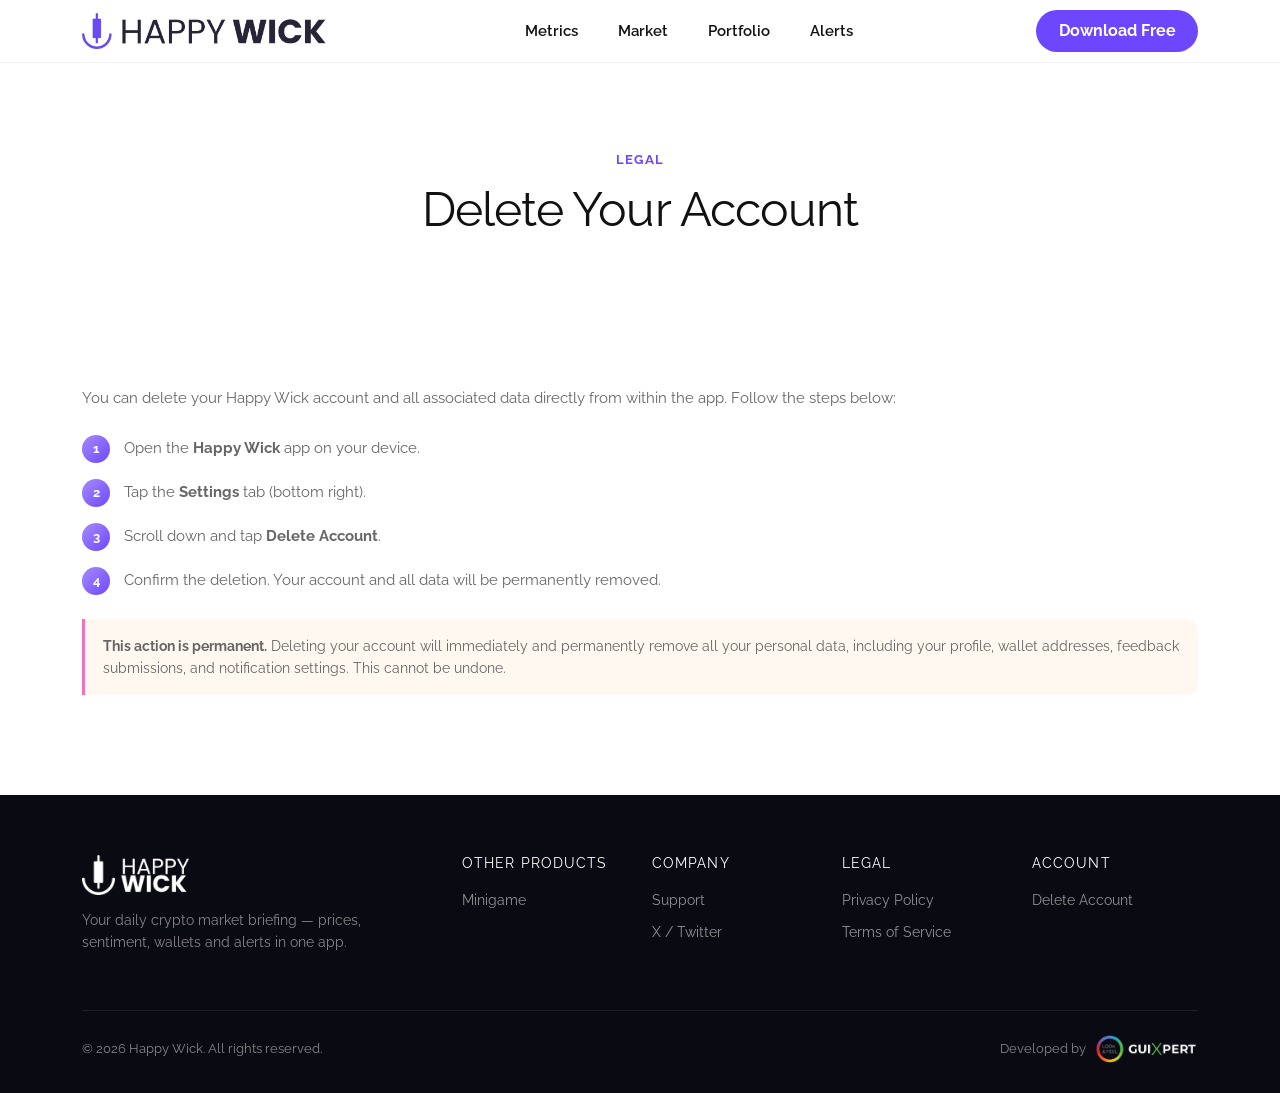
<file: delete-account.html>
<!doctype html>
<html lang="en">
  <head>
    <meta charset="UTF-8" />
    <meta name="viewport" content="width=device-width,initial-scale=1.0" />
    <title>Delete Account — Happy Wick</title>
    <meta
      name="description"
      content="Step-by-step instructions to permanently delete your Happy Wick account and all associated data."
    />
    <link rel="canonical" href="https://happywick.app/delete-account.html" />
    <meta name="theme-color" content="#6c47ff" />
    <meta name="robots" content="noindex, follow" />

    <!-- Open Graph -->
    <meta property="og:type" content="website" />
    <meta property="og:site_name" content="Happy Wick" />
    <meta property="og:title" content="Delete Account — Happy Wick" />
    <meta
      property="og:description"
      content="Step-by-step instructions to permanently delete your Happy Wick account and all associated data."
    />
    <meta property="og:url" content="https://happywick.app/delete-account.html" />
    <meta property="og:image" content="https://happywick.app/images/social.png" />

    <link rel="icon" type="image/png" href="favicon-96x96.png" sizes="96x96" />
    <link rel="icon" type="image/svg+xml" href="favicon.svg" />
    <link rel="shortcut icon" href="favicon.ico" />
    <link rel="apple-touch-icon" sizes="180x180" href="apple-touch-icon.png" />
    <link rel="manifest" href="site.webmanifest" />

    <!-- Bootstrap 5 -->
    <link
      href="https://cdn.jsdelivr.net/npm/bootstrap@5.3.3/dist/css/bootstrap.min.css"
      rel="stylesheet"
    />
    <link
      href="https://cdn.jsdelivr.net/npm/bootstrap-icons@1.11.3/font/bootstrap-icons.min.css"
      rel="stylesheet"
    />

    <!-- Raleway -->
    <link
      href="https://fonts.googleapis.com/css2?family=Raleway:wght@400;500;600;700;800;900&display=swap"
      rel="stylesheet"
    />

    <link rel="stylesheet" href="master-style.css" />
  </head>
  <body>
    <!-- ══ NAVBAR ══ -->
    <nav class="navbar navbar-expand-lg fixed-top" id="mainNav">
      <div class="container">
        <a class="navbar-brand navbar-brand-custom" href="index.html">
          <img src="images/happy-wick-header.png" alt="Happy Wick" class="navbar-logo" />
        </a>
        <button
          class="navbar-toggler"
          type="button"
          data-bs-toggle="collapse"
          data-bs-target="#navContent"
        >
          <span class="navbar-toggler-icon"></span>
        </button>
        <div class="collapse navbar-collapse" id="navContent">
          <ul class="navbar-nav mx-auto gap-lg-4 py-3 py-lg-0">
            <li class="nav-item">
              <a class="nav-link nav-link-custom" href="index.html#metrics">Metrics</a>
            </li>
            <li class="nav-item">
              <a class="nav-link nav-link-custom" href="index.html#market">Market</a>
            </li>
            <li class="nav-item">
              <a class="nav-link nav-link-custom" href="index.html#portfolio">Portfolio</a>
            </li>
            <li class="nav-item">
              <a class="nav-link nav-link-custom" href="index.html#alerts">Alerts</a>
            </li>
          </ul>
          <a href="index.html#cta" class="btn btn-brand">Download Free</a>
        </div>
      </div>
    </nav>

    <!-- ══ LEGAL HEADER ══ -->
    <section class="legal-header">
      <div class="container text-center">
        <div class="section-eyebrow">Legal</div>
        <h1 class="section-title">Delete Your Account</h1>
      </div>
    </section>

    <!-- ══ LEGAL CONTENT ══ -->
    <section class="legal-content">
      <div class="container">
        <div class="legal-section">
          <p>
            You can delete your Happy Wick account and all associated data directly from within
            the app. Follow the steps below:
          </p>

          <ol class="steps">
            <li>
              <span class="step-num">1</span>
              <span>Open the <strong>Happy Wick</strong> app on your device.</span>
            </li>
            <li>
              <span class="step-num">2</span>
              <span>Tap the <strong>Settings</strong> tab (bottom right).</span>
            </li>
            <li>
              <span class="step-num">3</span>
              <span>Scroll down and tap <strong>Delete Account</strong>.</span>
            </li>
            <li>
              <span class="step-num">4</span>
              <span>Confirm the deletion. Your account and all data will be permanently removed.</span>
            </li>
          </ol>

          <div class="legal-warning">
            <strong>This action is permanent.</strong> Deleting your account will immediately and
            permanently remove all your personal data, including your profile, wallet addresses,
            feedback submissions, and notification settings. This cannot be undone.
          </div>
        </div>
      </div>
    </section>

    <!-- ══ FOOTER ══ -->
    <footer>
      <div class="container">
        <div class="row g-4">
          <div class="col-lg-4">
            <img src="images/happy-wick-logo.png" alt="Happy Wick" class="foot-brand-logo" />
            <p style="max-width: 320px; font-size: 0.88rem; line-height: 1.6">
              Your daily crypto market briefing — prices, sentiment, wallets and alerts in one
              app.
            </p>
          </div>
          <div class="col-6 col-lg-2">
            <h6>Other Products</h6>
            <a
              href="https://play.google.com/store/apps/details?id=com.happywick.minigames"
              target="_blank"
              rel="noopener noreferrer"
              >Minigame</a
            >
          </div>
          <div class="col-6 col-lg-2">
            <h6>Company</h6>
            <a href="support.html">Support</a>
            <a href="https://x.com/HappyWickApp" target="_blank" rel="noopener noreferrer"
              >X / Twitter</a
            >
          </div>
          <div class="col-6 col-lg-2">
            <h6>Legal</h6>
            <a href="privacy.html">Privacy Policy</a>
            <a href="terms.html">Terms of Service</a>
          </div>
          <div class="col-6 col-lg-2">
            <h6>Account</h6>
            <a href="delete-account.html">Delete Account</a>
          </div>
        </div>
        <div class="foot-bottom d-flex flex-wrap justify-content-between align-items-center gap-2">
          <span>© 2026 Happy Wick. All rights reserved.</span>
          <span class="foot-dev">
            Developed by <img src="images/giuXpert.png" alt="giuXpert" class="foot-dev-logo" />
          </span>
        </div>
      </div>
    </footer>

    <!-- Bootstrap JS -->
    <script src="https://cdn.jsdelivr.net/npm/bootstrap@5.3.3/dist/js/bootstrap.bundle.min.js"></script>
    <script>
      window.addEventListener('scroll', function () {
        document.getElementById('mainNav').classList.toggle('scrolled', window.scrollY > 10);
      });
    </script>

    <!-- Cloudflare Web Analytics -->
    <script
      type="module"
      src="https://static.cloudflareinsights.com/beacon.min.js"
      data-cf-beacon='{"token": "a2615835d6644ad5b0c98f97fc6fed60"}'
    ></script>
    <!-- End Cloudflare Web Analytics -->
  </body>
</html>
</file>
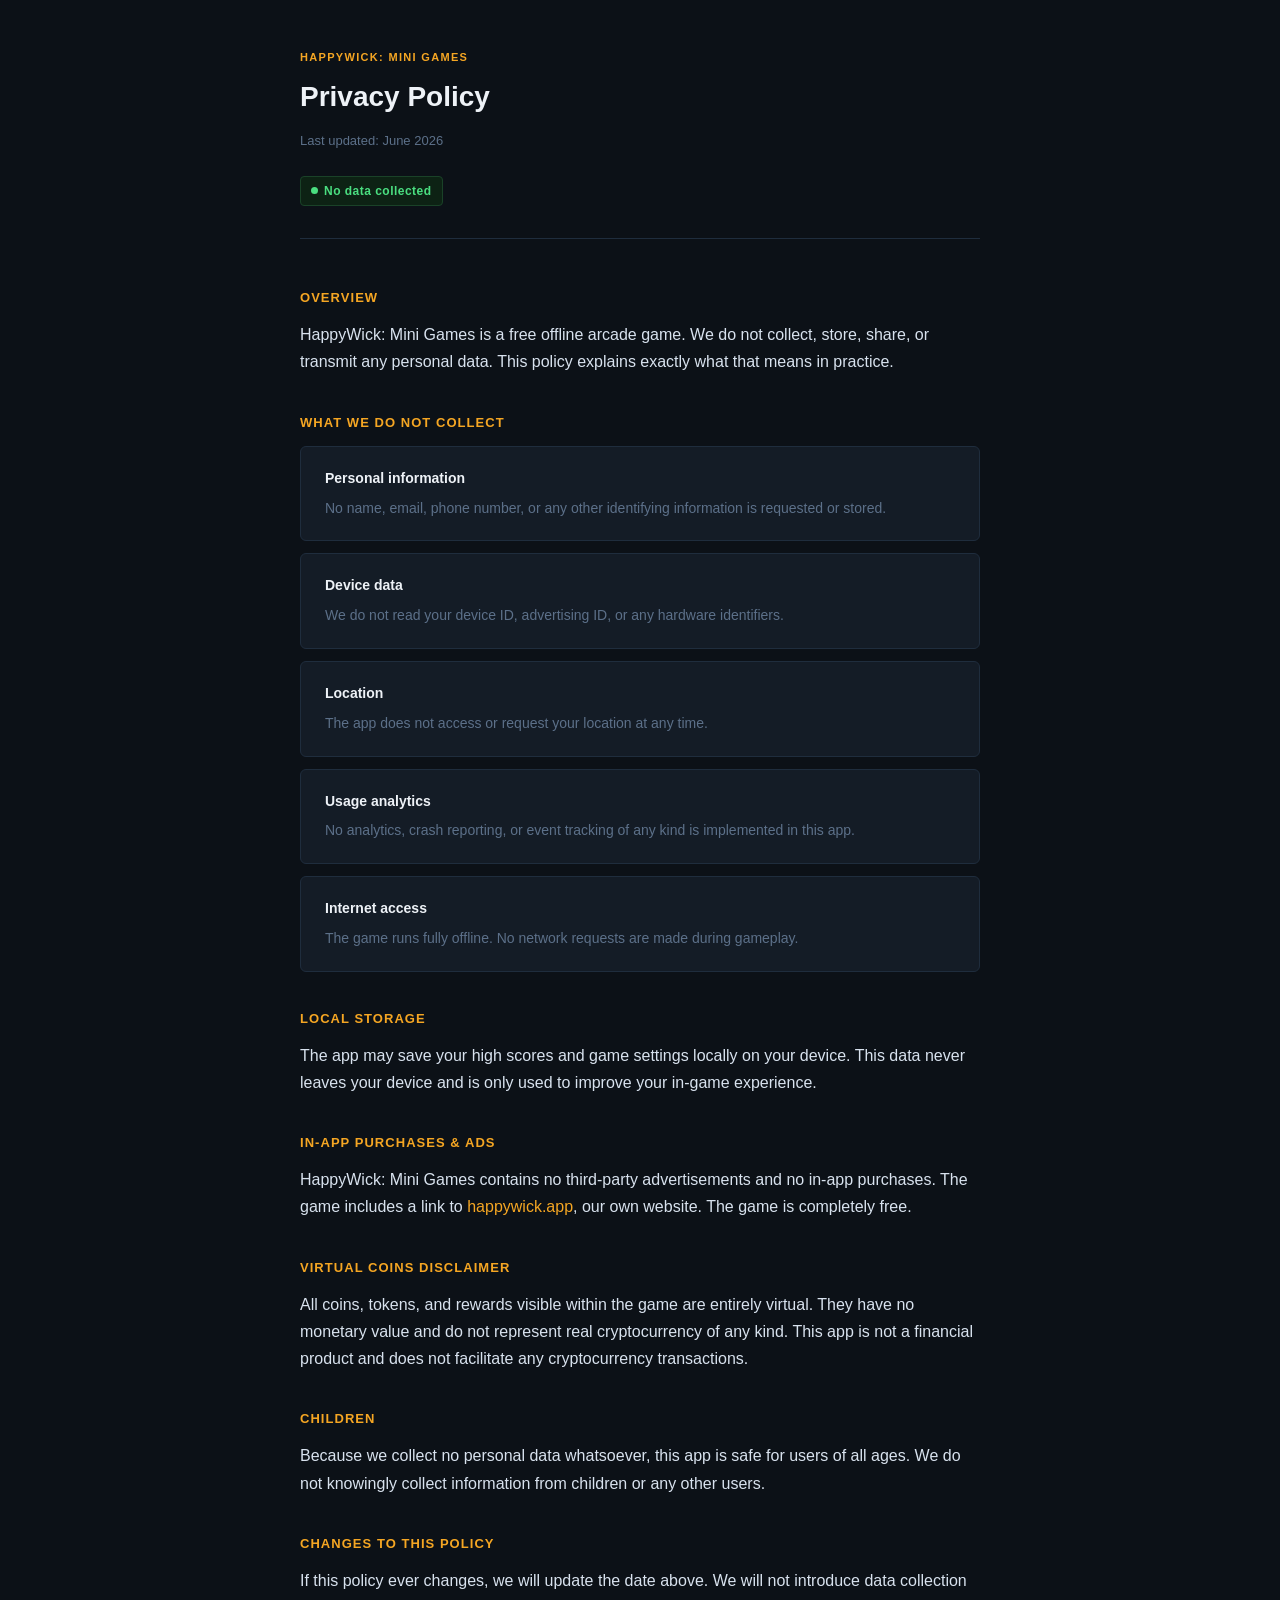
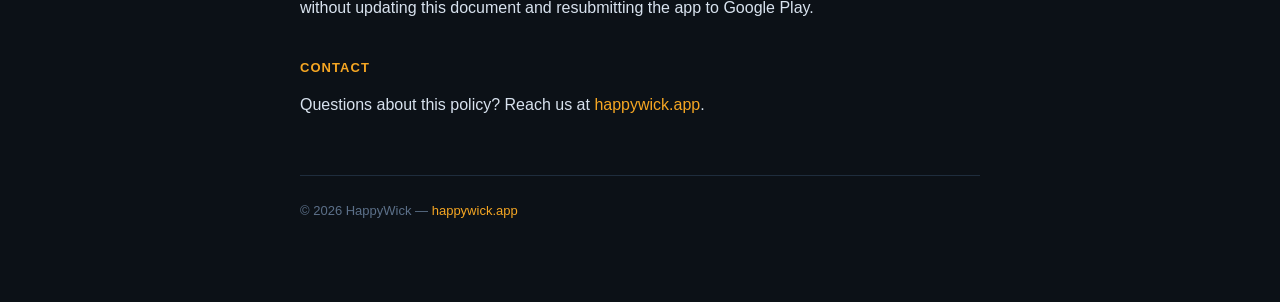
<file: privacy-games.html>
<!-- saved from url=(0177)file:///C:/Users/meden/AppData/Local/Temp/claude/C-%2DUsers-meden-Desktop-WalletPulse-game-TapBoxesGame/8f67c5f1-a16d-4365-92bc-8edeff0bfacb/scratchpad/privacy-policy-games.html -->
<html><head><meta http-equiv="Content-Type" content="text/html; charset=windows-1250"><title>Privacy Policy — HappyWick: Mini Games</title>
<meta name="description" content="Privacy policy for HappyWick: Mini Games — a free offline crypto-themed arcade game.">

<style>
  *, *::before, *::after { box-sizing: border-box; margin: 0; padding: 0; }

  :root {
    --bg:        #0C1117;
    --surface:   #141C26;
    --border:    #1F2D3D;
    --gold:      #F5A623;
    --gold-dim:  #A06A12;
    --text:      #D8E2EE;
    --muted:     #5C7089;
    --white:     #EEF2F7;
  }

  body {
    background: var(--bg);
    color: var(--text);
    font-family: -apple-system, BlinkMacSystemFont, 'Segoe UI', 'Helvetica Neue', Arial, sans-serif;
    font-size: 16px;
    line-height: 1.7;
    padding: 48px 20px 80px;
  }

  .wrap {
    max-width: 680px;
    margin: 0 auto;
  }

  header {
    margin-bottom: 48px;
    padding-bottom: 32px;
    border-bottom: 1px solid var(--border);
  }

  .eyebrow {
    font-size: 11px;
    font-weight: 600;
    letter-spacing: 0.12em;
    text-transform: uppercase;
    color: var(--gold);
    margin-bottom: 12px;
  }

  h1 {
    font-size: 28px;
    font-weight: 700;
    color: var(--white);
    line-height: 1.25;
    text-wrap: balance;
    margin-bottom: 16px;
  }

  .meta {
    font-size: 13px;
    color: var(--muted);
  }

  .badge {
    display: inline-flex;
    align-items: center;
    gap: 6px;
    background: #0D2214;
    border: 1px solid #1A4228;
    color: #4ADE80;
    font-size: 12px;
    font-weight: 600;
    letter-spacing: 0.04em;
    padding: 4px 10px;
    border-radius: 4px;
    margin-top: 12px;
  }

  .badge::before {
    content: '';
    width: 7px;
    height: 7px;
    border-radius: 50%;
    background: #4ADE80;
  }

  section {
    margin-bottom: 36px;
  }

  h2 {
    font-size: 13px;
    font-weight: 700;
    letter-spacing: 0.08em;
    text-transform: uppercase;
    color: var(--gold);
    margin-bottom: 12px;
  }

  p {
    color: var(--text);
    margin-bottom: 12px;
  }

  p:last-child { margin-bottom: 0; }

  .card {
    background: var(--surface);
    border: 1px solid var(--border);
    border-radius: 6px;
    padding: 20px 24px;
    margin-bottom: 12px;
  }

  .card-title {
    font-size: 14px;
    font-weight: 600;
    color: var(--white);
    margin-bottom: 6px;
  }

  .card p {
    font-size: 14px;
    color: var(--muted);
    margin: 0;
  }

  footer {
    margin-top: 56px;
    padding-top: 24px;
    border-top: 1px solid var(--border);
    font-size: 13px;
    color: var(--muted);
  }

  a {
    color: var(--gold);
    text-decoration: none;
  }

  a:hover { text-decoration: underline; }
</style>

</head><body><div class="wrap">
  <header>
    <div class="eyebrow">HappyWick: Mini Games</div>
    <h1>Privacy Policy</h1>
    <p class="meta">Last updated: June 2026</p>
    <div class="badge">No data collected</div>
  </header>

  <section>
    <h2>Overview</h2>
    <p>HappyWick: Mini Games is a free offline arcade game. We do not collect, store, share, or transmit any personal data. This policy explains exactly what that means in practice.</p>
  </section>

  <section>
    <h2>What we do not collect</h2>

    <div class="card">
      <div class="card-title">Personal information</div>
      <p>No name, email, phone number, or any other identifying information is requested or stored.</p>
    </div>

    <div class="card">
      <div class="card-title">Device data</div>
      <p>We do not read your device ID, advertising ID, or any hardware identifiers.</p>
    </div>

    <div class="card">
      <div class="card-title">Location</div>
      <p>The app does not access or request your location at any time.</p>
    </div>

    <div class="card">
      <div class="card-title">Usage analytics</div>
      <p>No analytics, crash reporting, or event tracking of any kind is implemented in this app.</p>
    </div>

    <div class="card">
      <div class="card-title">Internet access</div>
      <p>The game runs fully offline. No network requests are made during gameplay.</p>
    </div>
  </section>

  <section>
    <h2>Local storage</h2>
    <p>The app may save your high scores and game settings locally on your device. This data never leaves your device and is only used to improve your in-game experience.</p>
  </section>

  <section>
    <h2>In-app purchases &amp; ads</h2>
    <p>HappyWick: Mini Games contains no third-party advertisements and no in-app purchases. The game includes a link to <a href="https://happywick.app/">happywick.app</a>, our own website. The game is completely free.</p>
  </section>

  <section>
    <h2>Virtual coins disclaimer</h2>
    <p>All coins, tokens, and rewards visible within the game are entirely virtual. They have no monetary value and do not represent real cryptocurrency of any kind. This app is not a financial product and does not facilitate any cryptocurrency transactions.</p>
  </section>

  <section>
    <h2>Children</h2>
    <p>Because we collect no personal data whatsoever, this app is safe for users of all ages. We do not knowingly collect information from children or any other users.</p>
  </section>

  <section>
    <h2>Changes to this policy</h2>
    <p>If this policy ever changes, we will update the date above. We will not introduce data collection without updating this document and resubmitting the app to Google Play.</p>
  </section>

  <section>
    <h2>Contact</h2>
    <p>Questions about this policy? Reach us at <a href="https://happywick.app/">happywick.app</a>.</p>
  </section>

  <footer>
    � 2026 HappyWick � <a href="https://happywick.app/">happywick.app</a>
  </footer>
</div>
</body></html>
</file>
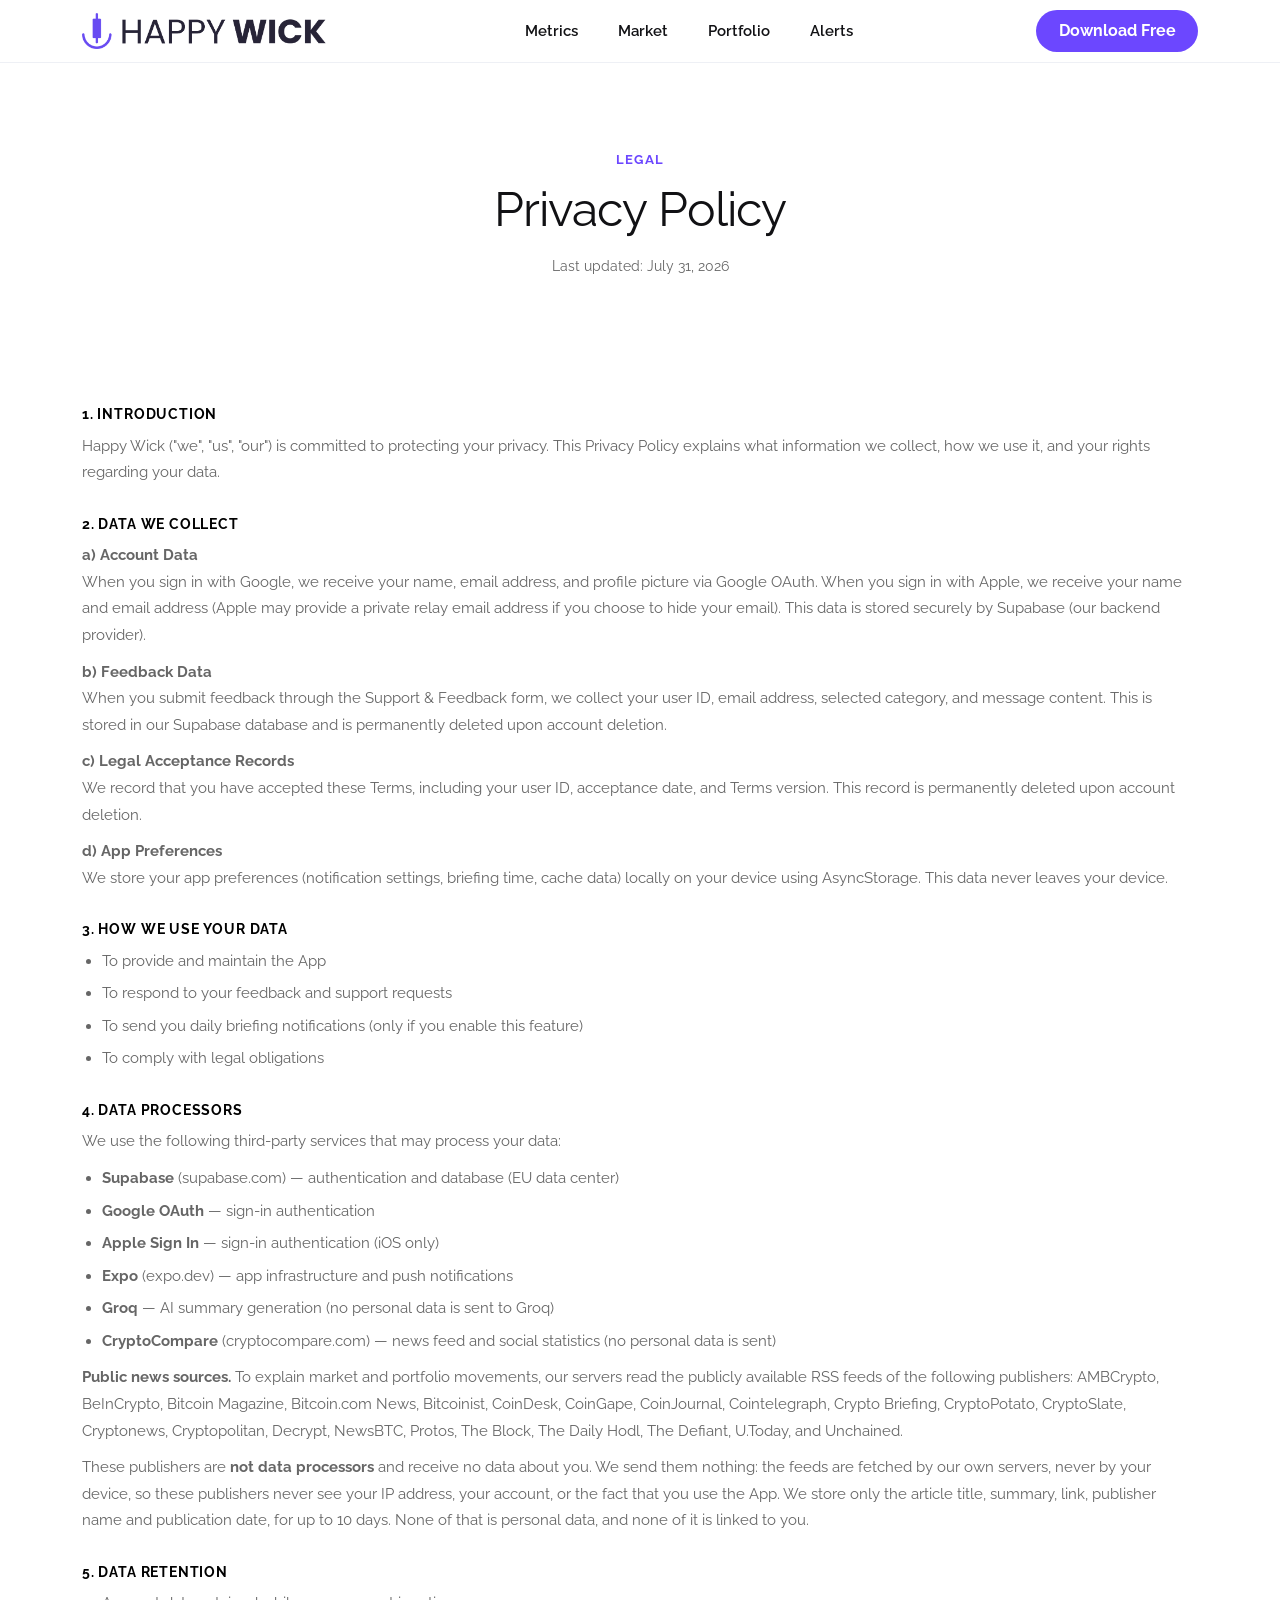
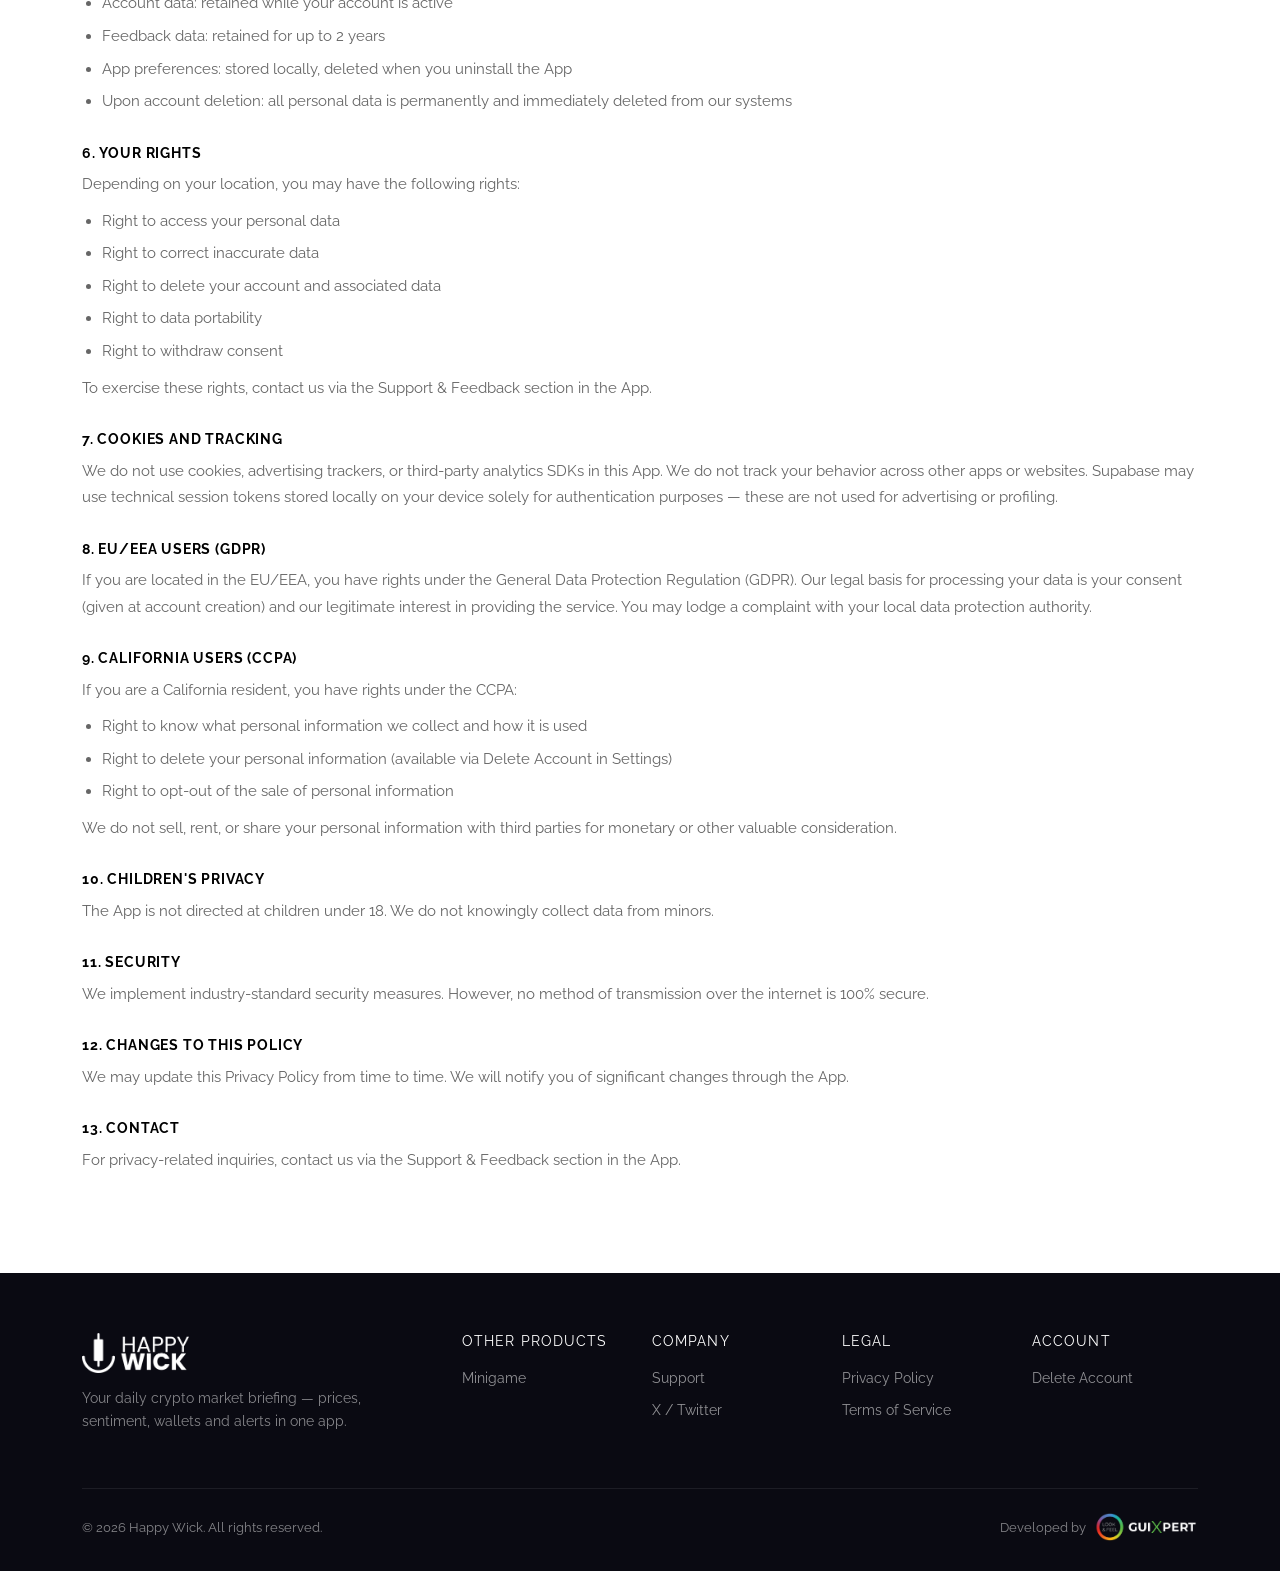
<file: privacy.html>
<!doctype html>
<html lang="en">
  <head>
    <meta charset="UTF-8" />
    <meta name="viewport" content="width=device-width,initial-scale=1.0" />
    <title>Privacy Policy — Happy Wick</title>
    <meta
      name="description"
      content="Learn how Happy Wick collects, uses and protects your data. Read our full Privacy Policy for the daily crypto market briefing app."
    />
    <link rel="canonical" href="https://happywick.app/privacy.html" />
    <meta name="theme-color" content="#6c47ff" />
    <meta name="robots" content="noindex, follow" />

    <!-- Open Graph -->
    <meta property="og:type" content="website" />
    <meta property="og:site_name" content="Happy Wick" />
    <meta property="og:title" content="Privacy Policy — Happy Wick" />
    <meta
      property="og:description"
      content="Learn how Happy Wick collects, uses and protects your data. Read our full Privacy Policy for the daily crypto market briefing app."
    />
    <meta property="og:url" content="https://happywick.app/privacy.html" />
    <meta property="og:image" content="https://happywick.app/images/social.png" />

    <link rel="icon" type="image/png" href="favicon-96x96.png" sizes="96x96" />
    <link rel="icon" type="image/svg+xml" href="favicon.svg" />
    <link rel="shortcut icon" href="favicon.ico" />
    <link rel="apple-touch-icon" sizes="180x180" href="apple-touch-icon.png" />
    <link rel="manifest" href="site.webmanifest" />

    <!-- Bootstrap 5 -->
    <link
      href="https://cdn.jsdelivr.net/npm/bootstrap@5.3.3/dist/css/bootstrap.min.css"
      rel="stylesheet"
    />
    <link
      href="https://cdn.jsdelivr.net/npm/bootstrap-icons@1.11.3/font/bootstrap-icons.min.css"
      rel="stylesheet"
    />

    <!-- Raleway -->
    <link
      href="https://fonts.googleapis.com/css2?family=Raleway:wght@400;500;600;700;800;900&display=swap"
      rel="stylesheet"
    />

    <link rel="stylesheet" href="master-style.css" />
  </head>
  <body>
    <!-- ══ NAVBAR ══ -->
    <nav class="navbar navbar-expand-lg fixed-top" id="mainNav">
      <div class="container">
        <a class="navbar-brand navbar-brand-custom" href="index.html">
          <img src="images/happy-wick-header.png" alt="Happy Wick" class="navbar-logo" />
        </a>
        <button
          class="navbar-toggler"
          type="button"
          data-bs-toggle="collapse"
          data-bs-target="#navContent"
        >
          <span class="navbar-toggler-icon"></span>
        </button>
        <div class="collapse navbar-collapse" id="navContent">
          <ul class="navbar-nav mx-auto gap-lg-4 py-3 py-lg-0">
            <li class="nav-item">
              <a class="nav-link nav-link-custom" href="index.html#metrics">Metrics</a>
            </li>
            <li class="nav-item">
              <a class="nav-link nav-link-custom" href="index.html#market">Market</a>
            </li>
            <li class="nav-item">
              <a class="nav-link nav-link-custom" href="index.html#portfolio">Portfolio</a>
            </li>
            <li class="nav-item">
              <a class="nav-link nav-link-custom" href="index.html#alerts">Alerts</a>
            </li>
          </ul>
          <a href="index.html#cta" class="btn btn-brand">Download Free</a>
        </div>
      </div>
    </nav>

    <!-- ══ LEGAL HEADER ══ -->
    <section class="legal-header">
      <div class="container text-center">
        <div class="section-eyebrow">Legal</div>
        <h1 class="section-title">Privacy Policy</h1>
        <p>Last updated: July 31, 2026</p>
      </div>
    </section>

    <!-- ══ LEGAL CONTENT ══ -->
    <section class="legal-content">
      <div class="container">
          <div class="legal-section">
            <h2>1. Introduction</h2>
            <p>
              Happy Wick ("we", "us", "our") is committed to protecting your privacy. This
              Privacy Policy explains what information we collect, how we use it, and your rights
              regarding your data.
            </p>
          </div>

          <div class="legal-section">
            <h2>2. Data We Collect</h2>
            <p>
              <strong>a) Account Data</strong><br />
              When you sign in with Google, we receive your name, email address, and profile
              picture via Google OAuth. When you sign in with Apple, we receive your name and
              email address (Apple may provide a private relay email address if you choose to
              hide your email). This data is stored securely by Supabase (our backend provider).
            </p>
            <p>
              <strong>b) Feedback Data</strong><br />
              When you submit feedback through the Support &amp; Feedback form, we collect your
              user ID, email address, selected category, and message content. This is stored in
              our Supabase database and is permanently deleted upon account deletion.
            </p>
            <p>
              <strong>c) Legal Acceptance Records</strong><br />
              We record that you have accepted these Terms, including your user ID, acceptance
              date, and Terms version. This record is permanently deleted upon account deletion.
            </p>
            <p>
              <strong>d) App Preferences</strong><br />
              We store your app preferences (notification settings, briefing time, cache data)
              locally on your device using AsyncStorage. This data never leaves your device.
            </p>
          </div>

          <div class="legal-section">
            <h2>3. How We Use Your Data</h2>
            <ul>
              <li>To provide and maintain the App</li>
              <li>To respond to your feedback and support requests</li>
              <li>To send you daily briefing notifications (only if you enable this feature)</li>
              <li>To comply with legal obligations</li>
            </ul>
          </div>

          <div class="legal-section">
            <h2>4. Data Processors</h2>
            <p>We use the following third-party services that may process your data:</p>
            <ul>
              <li><strong>Supabase</strong> (supabase.com) — authentication and database (EU data center)</li>
              <li><strong>Google OAuth</strong> — sign-in authentication</li>
              <li><strong>Apple Sign In</strong> — sign-in authentication (iOS only)</li>
              <li><strong>Expo</strong> (expo.dev) — app infrastructure and push notifications</li>
              <li><strong>Groq</strong> — AI summary generation (no personal data is sent to Groq)</li>
              <li>
                <strong>CryptoCompare</strong> (cryptocompare.com) — news feed and social
                statistics (no personal data is sent)
              </li>
            </ul>

            <p><strong>Public news sources.</strong>
              To explain market and portfolio movements, our servers read the publicly available RSS
              feeds of the following publishers: AMBCrypto, BeInCrypto, Bitcoin Magazine, Bitcoin.com News, Bitcoinist, CoinDesk, CoinGape, CoinJournal, Cointelegraph, Crypto Briefing, CryptoPotato, CryptoSlate, Cryptonews, Cryptopolitan, Decrypt, NewsBTC, Protos, The Block, The Daily Hodl, The Defiant, U.Today, and Unchained.
            </p>
            <p>
              These publishers are <strong>not data processors</strong> and receive no data about
              you. We send them nothing: the feeds are fetched by our own servers, never by your
              device, so these publishers never see your IP address, your account, or the fact that
              you use the App. We store only the article title, summary, link, publisher name and
              publication date, for up to 10 days. None of that is personal data, and none of it is
              linked to you.
            </p>
          </div>

          <div class="legal-section">
            <h2>5. Data Retention</h2>
            <ul>
              <li>Account data: retained while your account is active</li>
              <li>Feedback data: retained for up to 2 years</li>
              <li>App preferences: stored locally, deleted when you uninstall the App</li>
              <li>
                Upon account deletion: all personal data is permanently and immediately deleted
                from our systems
              </li>
            </ul>
          </div>

          <div class="legal-section">
            <h2>6. Your Rights</h2>
            <p>Depending on your location, you may have the following rights:</p>
            <ul>
              <li>Right to access your personal data</li>
              <li>Right to correct inaccurate data</li>
              <li>Right to delete your account and associated data</li>
              <li>Right to data portability</li>
              <li>Right to withdraw consent</li>
            </ul>
            <p>To exercise these rights, contact us via the Support &amp; Feedback section in the App.</p>
          </div>

          <div class="legal-section">
            <h2>7. Cookies and Tracking</h2>
            <p>
              We do not use cookies, advertising trackers, or third-party analytics SDKs in this
              App. We do not track your behavior across other apps or websites. Supabase may use
              technical session tokens stored locally on your device solely for authentication
              purposes — these are not used for advertising or profiling.
            </p>
          </div>

          <div class="legal-section">
            <h2>8. EU/EEA Users (GDPR)</h2>
            <p>
              If you are located in the EU/EEA, you have rights under the General Data Protection
              Regulation (GDPR). Our legal basis for processing your data is your consent (given
              at account creation) and our legitimate interest in providing the service. You may
              lodge a complaint with your local data protection authority.
            </p>
          </div>

          <div class="legal-section">
            <h2>9. California Users (CCPA)</h2>
            <p>If you are a California resident, you have rights under the CCPA:</p>
            <ul>
              <li>Right to know what personal information we collect and how it is used</li>
              <li>Right to delete your personal information (available via Delete Account in Settings)</li>
              <li>Right to opt-out of the sale of personal information</li>
            </ul>
            <p>
              We do not sell, rent, or share your personal information with third parties for
              monetary or other valuable consideration.
            </p>
          </div>

          <div class="legal-section">
            <h2>10. Children's Privacy</h2>
            <p>The App is not directed at children under 18. We do not knowingly collect data from minors.</p>
          </div>

          <div class="legal-section">
            <h2>11. Security</h2>
            <p>
              We implement industry-standard security measures. However, no method of transmission
              over the internet is 100% secure.
            </p>
          </div>

          <div class="legal-section">
            <h2>12. Changes to This Policy</h2>
            <p>
              We may update this Privacy Policy from time to time. We will notify you of
              significant changes through the App.
            </p>
          </div>

          <div class="legal-section">
            <h2>13. Contact</h2>
            <p>For privacy-related inquiries, contact us via the Support &amp; Feedback section in the App.</p>
          </div>
      </div>
    </section>

    <!-- ══ FOOTER ══ -->
    <footer>
      <div class="container">
        <div class="row g-4">
          <div class="col-lg-4">
            <img src="images/happy-wick-logo.png" alt="Happy Wick" class="foot-brand-logo" />
            <p style="max-width: 320px; font-size: 0.88rem; line-height: 1.6">
              Your daily crypto market briefing — prices, sentiment, wallets and alerts in one
              app.
            </p>
          </div>
          <div class="col-6 col-lg-2">
            <h6>Other Products</h6>
            <a
              href="https://play.google.com/store/apps/details?id=com.happywick.minigames"
              target="_blank"
              rel="noopener noreferrer"
              >Minigame</a
            >
          </div>
          <div class="col-6 col-lg-2">
            <h6>Company</h6>
            <a href="support.html">Support</a>
            <a href="https://x.com/HappyWickApp" target="_blank" rel="noopener noreferrer"
              >X / Twitter</a
            >
          </div>
          <div class="col-6 col-lg-2">
            <h6>Legal</h6>
            <a href="privacy.html">Privacy Policy</a>
            <a href="terms.html">Terms of Service</a>
          </div>
          <div class="col-6 col-lg-2">
            <h6>Account</h6>
            <a href="delete-account.html">Delete Account</a>
          </div>
        </div>
        <div class="foot-bottom d-flex flex-wrap justify-content-between align-items-center gap-2">
          <span>© 2026 Happy Wick. All rights reserved.</span>
          <span class="foot-dev">
            Developed by <img src="images/giuXpert.png" alt="giuXpert" class="foot-dev-logo" />
          </span>
        </div>
      </div>
    </footer>

    <!-- Bootstrap JS -->
    <script src="https://cdn.jsdelivr.net/npm/bootstrap@5.3.3/dist/js/bootstrap.bundle.min.js"></script>
    <script>
      window.addEventListener('scroll', function () {
        document.getElementById('mainNav').classList.toggle('scrolled', window.scrollY > 10);
      });
    </script>

    <!-- Cloudflare Web Analytics -->
    <script
      type="module"
      src="https://static.cloudflareinsights.com/beacon.min.js"
      data-cf-beacon='{"token": "a2615835d6644ad5b0c98f97fc6fed60"}'
    ></script>
    <!-- End Cloudflare Web Analytics -->
  </body>
</html>
</file>
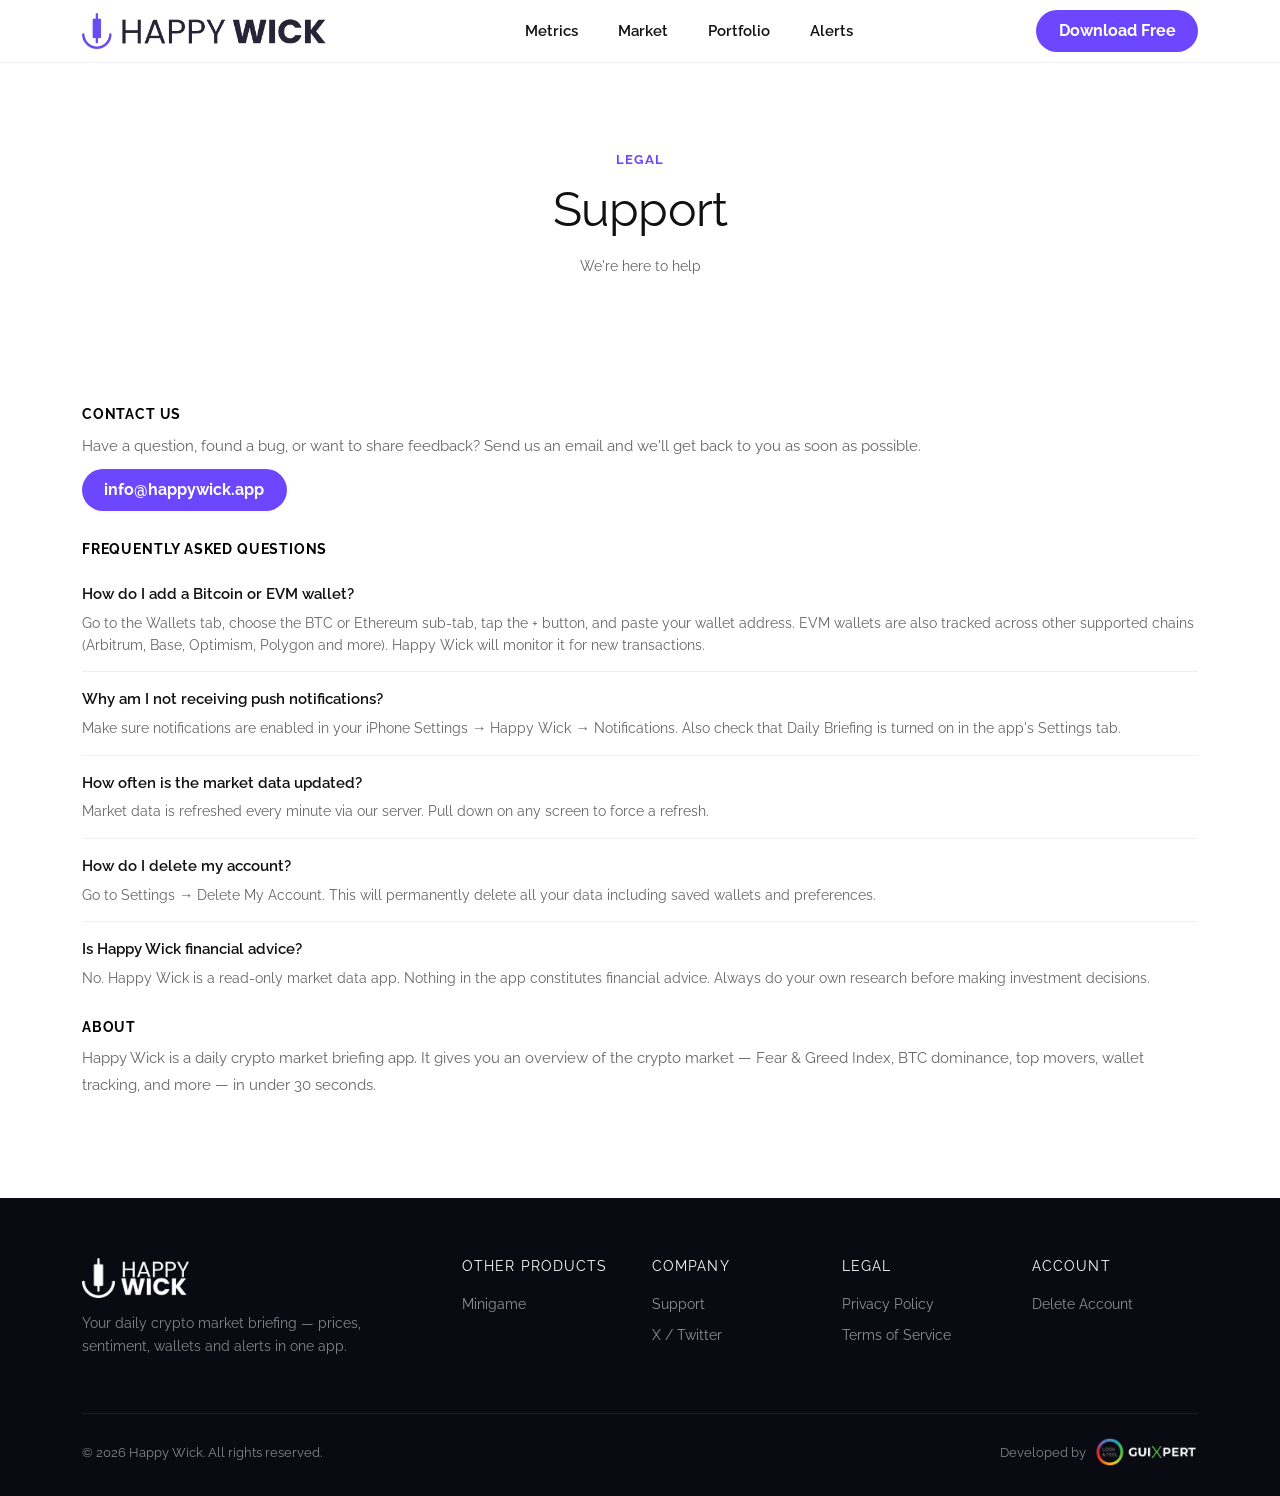
<file: support.html>
<!doctype html>
<html lang="en">
  <head>
    <meta charset="UTF-8" />
    <meta name="viewport" content="width=device-width,initial-scale=1.0" />
    <title>Support — Happy Wick</title>
    <meta
      name="description"
      content="Get help with Happy Wick — FAQs on wallet tracking, notifications, market data and account management, plus how to contact us."
    />
    <link rel="canonical" href="https://happywick.app/support.html" />
    <meta name="theme-color" content="#6c47ff" />

    <!-- Open Graph -->
    <meta property="og:type" content="website" />
    <meta property="og:site_name" content="Happy Wick" />
    <meta property="og:title" content="Support — Happy Wick" />
    <meta
      property="og:description"
      content="Get help with Happy Wick — FAQs on wallet tracking, notifications, market data and account management, plus how to contact us."
    />
    <meta property="og:url" content="https://happywick.app/support.html" />
    <meta property="og:image" content="https://happywick.app/images/social.png" />

    <link rel="icon" type="image/png" href="favicon-96x96.png" sizes="96x96" />
    <link rel="icon" type="image/svg+xml" href="favicon.svg" />
    <link rel="shortcut icon" href="favicon.ico" />
    <link rel="apple-touch-icon" sizes="180x180" href="apple-touch-icon.png" />
    <link rel="manifest" href="site.webmanifest" />

    <!-- Bootstrap 5 -->
    <link
      href="https://cdn.jsdelivr.net/npm/bootstrap@5.3.3/dist/css/bootstrap.min.css"
      rel="stylesheet"
    />
    <link
      href="https://cdn.jsdelivr.net/npm/bootstrap-icons@1.11.3/font/bootstrap-icons.min.css"
      rel="stylesheet"
    />

    <!-- Raleway -->
    <link
      href="https://fonts.googleapis.com/css2?family=Raleway:wght@400;500;600;700;800;900&display=swap"
      rel="stylesheet"
    />

    <link rel="stylesheet" href="master-style.css" />
  </head>
  <body>
    <!-- ══ NAVBAR ══ -->
    <nav class="navbar navbar-expand-lg fixed-top" id="mainNav">
      <div class="container">
        <a class="navbar-brand navbar-brand-custom" href="index.html">
          <img src="images/happy-wick-header.png" alt="Happy Wick" class="navbar-logo" />
        </a>
        <button
          class="navbar-toggler"
          type="button"
          data-bs-toggle="collapse"
          data-bs-target="#navContent"
        >
          <span class="navbar-toggler-icon"></span>
        </button>
        <div class="collapse navbar-collapse" id="navContent">
          <ul class="navbar-nav mx-auto gap-lg-4 py-3 py-lg-0">
            <li class="nav-item">
              <a class="nav-link nav-link-custom" href="index.html#metrics">Metrics</a>
            </li>
            <li class="nav-item">
              <a class="nav-link nav-link-custom" href="index.html#market">Market</a>
            </li>
            <li class="nav-item">
              <a class="nav-link nav-link-custom" href="index.html#portfolio">Portfolio</a>
            </li>
            <li class="nav-item">
              <a class="nav-link nav-link-custom" href="index.html#alerts">Alerts</a>
            </li>
          </ul>
          <a href="index.html#cta" class="btn btn-brand">Download Free</a>
        </div>
      </div>
    </nav>

    <!-- ══ LEGAL HEADER ══ -->
    <section class="legal-header">
      <div class="container text-center">
        <div class="section-eyebrow">Legal</div>
        <h1 class="section-title">Support</h1>
        <p>We're here to help</p>
      </div>
    </section>

    <!-- ══ LEGAL CONTENT ══ -->
    <section class="legal-content">
      <div class="container">
        <div class="legal-section">
          <h2>Contact Us</h2>
          <p>
            Have a question, found a bug, or want to share feedback? Send us an email and we'll
            get back to you as soon as possible.
          </p>
          <a class="btn btn-brand" href="mailto:info@happywick.app">info@happywick.app</a>
        </div>

        <div class="legal-section">
          <h2>Frequently Asked Questions</h2>
          <div class="faq-item">
            <div class="faq-q">How do I add a Bitcoin or EVM wallet?</div>
            <div class="faq-a">
              Go to the Wallets tab, choose the BTC or Ethereum sub-tab, tap the + button, and
              paste your wallet address. EVM wallets are also tracked across other supported
              chains (Arbitrum, Base, Optimism, Polygon and more). Happy Wick will monitor it for
              new transactions.
            </div>
          </div>
          <div class="faq-item">
            <div class="faq-q">Why am I not receiving push notifications?</div>
            <div class="faq-a">
              Make sure notifications are enabled in your iPhone Settings → Happy Wick →
              Notifications. Also check that Daily Briefing is turned on in the app's Settings
              tab.
            </div>
          </div>
          <div class="faq-item">
            <div class="faq-q">How often is the market data updated?</div>
            <div class="faq-a">
              Market data is refreshed every minute via our server. Pull down on any screen to
              force a refresh.
            </div>
          </div>
          <div class="faq-item">
            <div class="faq-q">How do I delete my account?</div>
            <div class="faq-a">
              Go to Settings → Delete My Account. This will permanently delete all your data
              including saved wallets and preferences.
            </div>
          </div>
          <div class="faq-item">
            <div class="faq-q">Is Happy Wick financial advice?</div>
            <div class="faq-a">
              No. Happy Wick is a read-only market data app. Nothing in the app constitutes
              financial advice. Always do your own research before making investment decisions.
            </div>
          </div>
        </div>

        <div class="legal-section">
          <h2>About</h2>
          <p>
            Happy Wick is a daily crypto market briefing app. It gives you an overview of the
            crypto market — Fear &amp; Greed Index, BTC dominance, top movers, wallet tracking,
            and more — in under 30 seconds.
          </p>
        </div>
      </div>
    </section>

    <!-- ══ FOOTER ══ -->
    <footer>
      <div class="container">
        <div class="row g-4">
          <div class="col-lg-4">
            <img src="images/happy-wick-logo.png" alt="Happy Wick" class="foot-brand-logo" />
            <p style="max-width: 320px; font-size: 0.88rem; line-height: 1.6">
              Your daily crypto market briefing — prices, sentiment, wallets and alerts in one
              app.
            </p>
          </div>
          <div class="col-6 col-lg-2">
            <h6>Other Products</h6>
            <a
              href="https://play.google.com/store/apps/details?id=com.happywick.minigames"
              target="_blank"
              rel="noopener noreferrer"
              >Minigame</a
            >
          </div>
          <div class="col-6 col-lg-2">
            <h6>Company</h6>
            <a href="support.html">Support</a>
            <a href="https://x.com/HappyWickApp" target="_blank" rel="noopener noreferrer"
              >X / Twitter</a
            >
          </div>
          <div class="col-6 col-lg-2">
            <h6>Legal</h6>
            <a href="privacy.html">Privacy Policy</a>
            <a href="terms.html">Terms of Service</a>
          </div>
          <div class="col-6 col-lg-2">
            <h6>Account</h6>
            <a href="delete-account.html">Delete Account</a>
          </div>
        </div>
        <div class="foot-bottom d-flex flex-wrap justify-content-between align-items-center gap-2">
          <span>© 2026 Happy Wick. All rights reserved.</span>
          <span class="foot-dev">
            Developed by <img src="images/giuXpert.png" alt="giuXpert" class="foot-dev-logo" />
          </span>
        </div>
      </div>
    </footer>

    <!-- Bootstrap JS -->
    <script src="https://cdn.jsdelivr.net/npm/bootstrap@5.3.3/dist/js/bootstrap.bundle.min.js"></script>
    <script>
      window.addEventListener('scroll', function () {
        document.getElementById('mainNav').classList.toggle('scrolled', window.scrollY > 10);
      });
    </script>

    <!-- Cloudflare Web Analytics -->
    <script
      type="module"
      src="https://static.cloudflareinsights.com/beacon.min.js"
      data-cf-beacon='{"token": "a2615835d6644ad5b0c98f97fc6fed60"}'
    ></script>
    <!-- End Cloudflare Web Analytics -->
  </body>
</html>
</file>
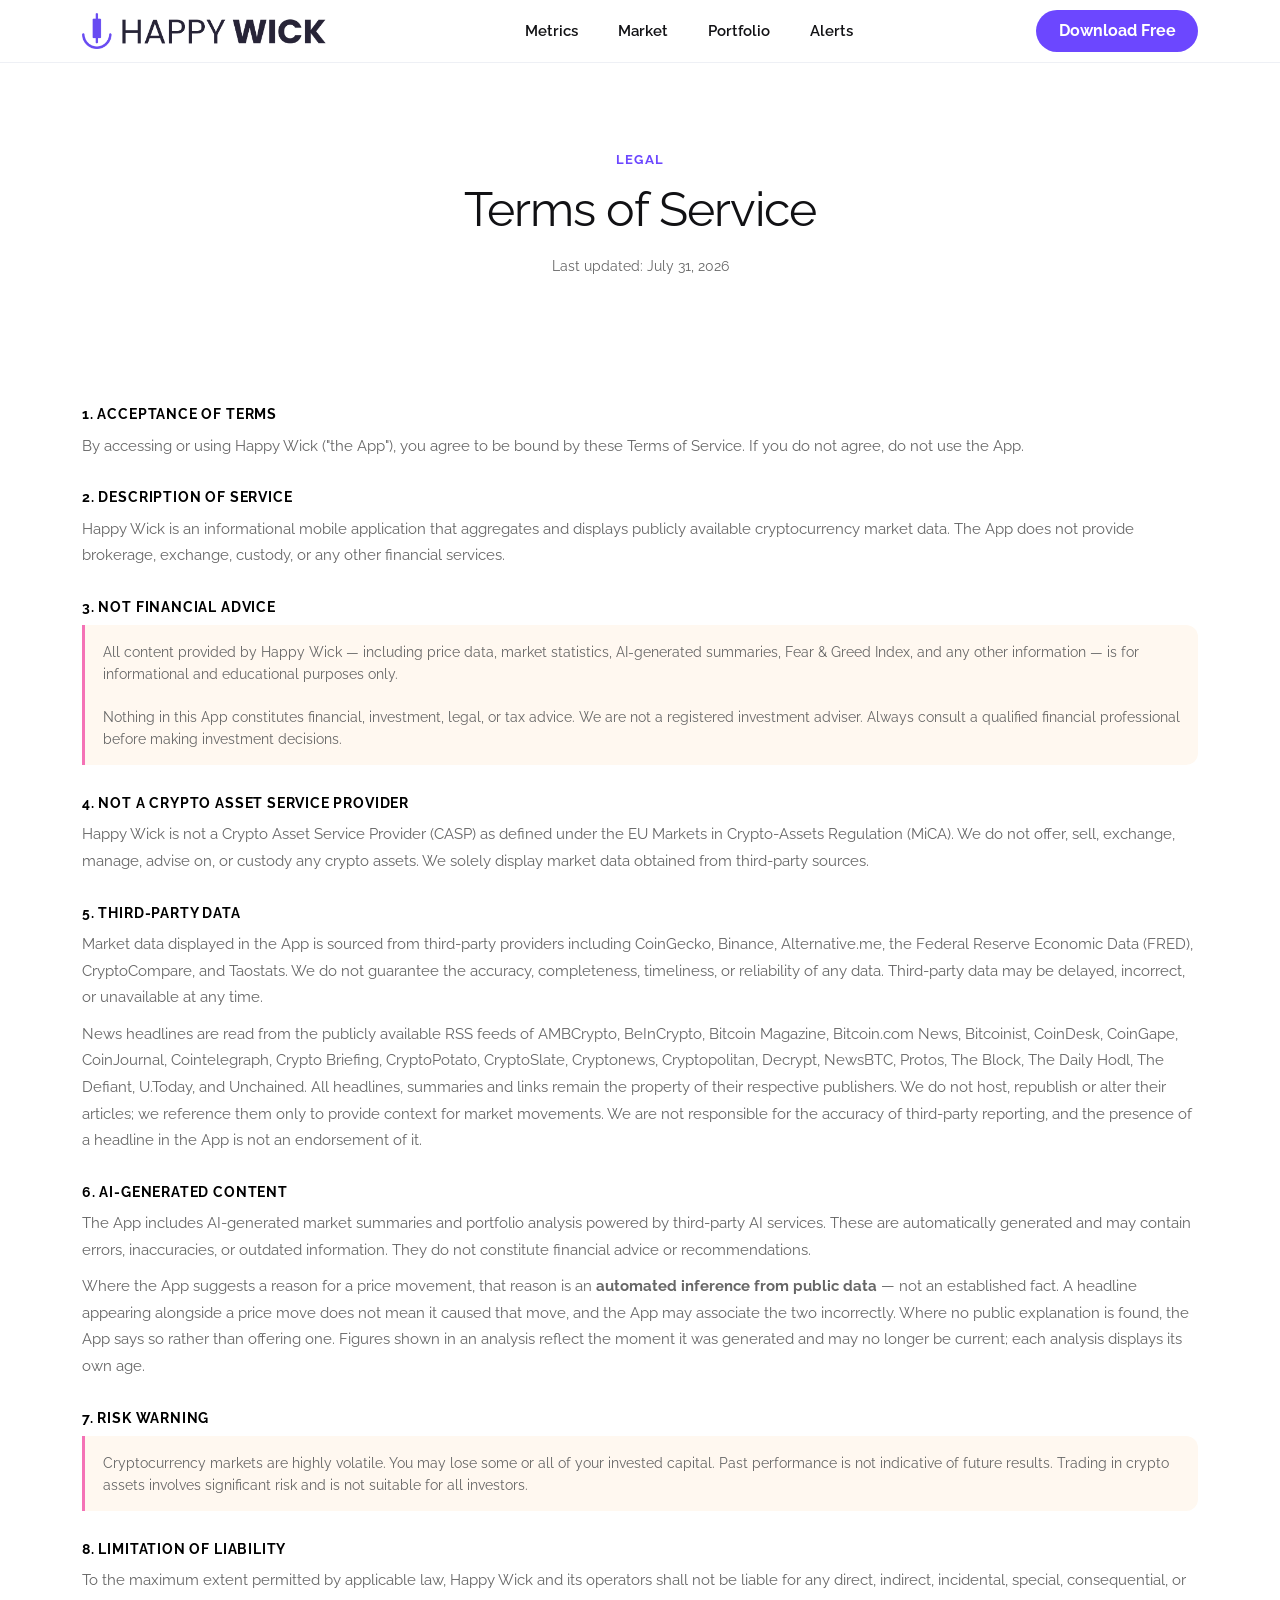
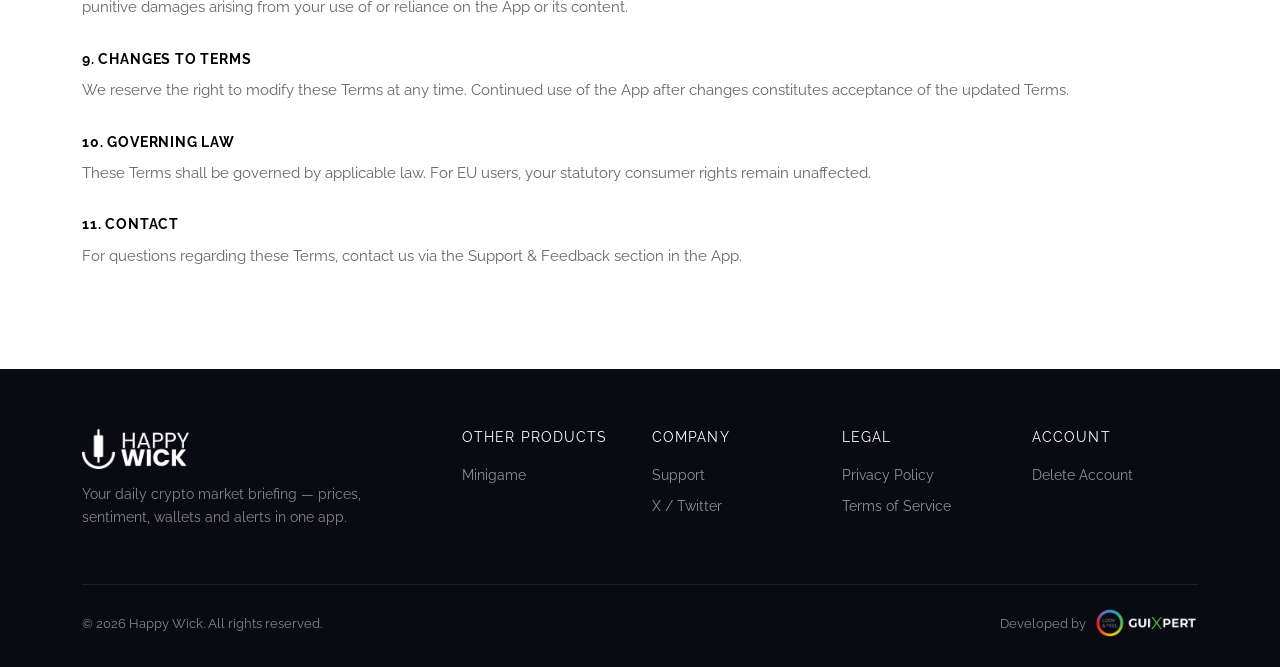
<file: terms.html>
<!doctype html>
<html lang="en">
  <head>
    <meta charset="UTF-8" />
    <meta name="viewport" content="width=device-width,initial-scale=1.0" />
    <title>Terms of Service — Happy Wick</title>
    <meta
      name="description"
      content="Read the Terms of Service for Happy Wick, the daily crypto market briefing app for iOS and Android."
    />
    <link rel="canonical" href="https://happywick.app/terms.html" />
    <meta name="theme-color" content="#6c47ff" />
    <meta name="robots" content="noindex, follow" />

    <!-- Open Graph -->
    <meta property="og:type" content="website" />
    <meta property="og:site_name" content="Happy Wick" />
    <meta property="og:title" content="Terms of Service — Happy Wick" />
    <meta
      property="og:description"
      content="Read the Terms of Service for Happy Wick, the daily crypto market briefing app for iOS and Android."
    />
    <meta property="og:url" content="https://happywick.app/terms.html" />
    <meta property="og:image" content="https://happywick.app/images/social.png" />

    <link rel="icon" type="image/png" href="favicon-96x96.png" sizes="96x96" />
    <link rel="icon" type="image/svg+xml" href="favicon.svg" />
    <link rel="shortcut icon" href="favicon.ico" />
    <link rel="apple-touch-icon" sizes="180x180" href="apple-touch-icon.png" />
    <link rel="manifest" href="site.webmanifest" />

    <!-- Bootstrap 5 -->
    <link
      href="https://cdn.jsdelivr.net/npm/bootstrap@5.3.3/dist/css/bootstrap.min.css"
      rel="stylesheet"
    />
    <link
      href="https://cdn.jsdelivr.net/npm/bootstrap-icons@1.11.3/font/bootstrap-icons.min.css"
      rel="stylesheet"
    />

    <!-- Raleway -->
    <link
      href="https://fonts.googleapis.com/css2?family=Raleway:wght@400;500;600;700;800;900&display=swap"
      rel="stylesheet"
    />

    <link rel="stylesheet" href="master-style.css" />
  </head>
  <body>
    <!-- ══ NAVBAR ══ -->
    <nav class="navbar navbar-expand-lg fixed-top" id="mainNav">
      <div class="container">
        <a class="navbar-brand navbar-brand-custom" href="index.html">
          <img src="images/happy-wick-header.png" alt="Happy Wick" class="navbar-logo" />
        </a>
        <button
          class="navbar-toggler"
          type="button"
          data-bs-toggle="collapse"
          data-bs-target="#navContent"
        >
          <span class="navbar-toggler-icon"></span>
        </button>
        <div class="collapse navbar-collapse" id="navContent">
          <ul class="navbar-nav mx-auto gap-lg-4 py-3 py-lg-0">
            <li class="nav-item">
              <a class="nav-link nav-link-custom" href="index.html#metrics">Metrics</a>
            </li>
            <li class="nav-item">
              <a class="nav-link nav-link-custom" href="index.html#market">Market</a>
            </li>
            <li class="nav-item">
              <a class="nav-link nav-link-custom" href="index.html#portfolio">Portfolio</a>
            </li>
            <li class="nav-item">
              <a class="nav-link nav-link-custom" href="index.html#alerts">Alerts</a>
            </li>
          </ul>
          <a href="index.html#cta" class="btn btn-brand">Download Free</a>
        </div>
      </div>
    </nav>

    <!-- ══ LEGAL HEADER ══ -->
    <section class="legal-header">
      <div class="container text-center">
        <div class="section-eyebrow">Legal</div>
        <h1 class="section-title">Terms of Service</h1>
        <p>Last updated: July 31, 2026</p>
      </div>
    </section>

    <!-- ══ LEGAL CONTENT ══ -->
    <section class="legal-content">
      <div class="container">
          <div class="legal-section">
            <h2>1. Acceptance of Terms</h2>
            <p>
              By accessing or using Happy Wick ("the App"), you agree to be bound by these Terms
              of Service. If you do not agree, do not use the App.
            </p>
          </div>

          <div class="legal-section">
            <h2>2. Description of Service</h2>
            <p>
              Happy Wick is an informational mobile application that aggregates and displays
              publicly available cryptocurrency market data. The App does not provide brokerage,
              exchange, custody, or any other financial services.
            </p>
          </div>

          <div class="legal-section">
            <h2>3. Not Financial Advice</h2>
            <div class="legal-warning">
              All content provided by Happy Wick — including price data, market statistics,
              AI-generated summaries, Fear &amp; Greed Index, and any other information — is for
              informational and educational purposes only.
              <br /><br />
              Nothing in this App constitutes financial, investment, legal, or tax advice. We are
              not a registered investment adviser. Always consult a qualified financial
              professional before making investment decisions.
            </div>
          </div>

          <div class="legal-section">
            <h2>4. Not a Crypto Asset Service Provider</h2>
            <p>
              Happy Wick is not a Crypto Asset Service Provider (CASP) as defined under the EU
              Markets in Crypto-Assets Regulation (MiCA). We do not offer, sell, exchange, manage,
              advise on, or custody any crypto assets. We solely display market data obtained from
              third-party sources.
            </p>
          </div>

          <div class="legal-section">
            <h2>5. Third-Party Data</h2>
            <p>
              Market data displayed in the App is sourced from third-party providers including
              CoinGecko, Binance, Alternative.me, the Federal Reserve Economic Data (FRED),
              CryptoCompare, and Taostats. We do not guarantee the accuracy, completeness,
              timeliness, or reliability of any data. Third-party data may be delayed, incorrect, or
              unavailable at any time.
            </p>
            <p>
              News headlines are read from the publicly available RSS feeds of AMBCrypto, BeInCrypto, Bitcoin Magazine, Bitcoin.com News, Bitcoinist, CoinDesk, CoinGape, CoinJournal, Cointelegraph, Crypto Briefing, CryptoPotato, CryptoSlate, Cryptonews, Cryptopolitan, Decrypt, NewsBTC, Protos, The Block, The Daily Hodl, The Defiant, U.Today, and Unchained.
              All headlines, summaries and links remain the property of their respective publishers.
              We do not host, republish or alter their articles; we reference them only to provide
              context for market movements. We are not responsible for the accuracy of third-party
              reporting, and the presence of a headline in the App is not an endorsement of it.
            </p>
          </div>

          <div class="legal-section">
            <h2>6. AI-Generated Content</h2>
            <p>
              The App includes AI-generated market summaries and portfolio analysis powered by
              third-party AI services. These are automatically generated and may contain errors,
              inaccuracies, or outdated information. They do not constitute financial advice or
              recommendations.
            </p>
            <p>
              Where the App suggests a reason for a price movement, that reason is an
              <strong>automated inference from public data</strong> — not an established fact. A
              headline appearing alongside a price move does not mean it caused that move, and the
              App may associate the two incorrectly. Where no public explanation is found, the App
              says so rather than offering one. Figures shown in an analysis reflect the moment it
              was generated and may no longer be current; each analysis displays its own age.
            </p>
          </div>

          <div class="legal-section">
            <h2>7. Risk Warning</h2>
            <div class="legal-warning">
              Cryptocurrency markets are highly volatile. You may lose some or all of your
              invested capital. Past performance is not indicative of future results. Trading in
              crypto assets involves significant risk and is not suitable for all investors.
            </div>
          </div>

          <div class="legal-section">
            <h2>8. Limitation of Liability</h2>
            <p>
              To the maximum extent permitted by applicable law, Happy Wick and its operators
              shall not be liable for any direct, indirect, incidental, special, consequential, or
              punitive damages arising from your use of or reliance on the App or its content.
            </p>
          </div>

          <div class="legal-section">
            <h2>9. Changes to Terms</h2>
            <p>
              We reserve the right to modify these Terms at any time. Continued use of the App
              after changes constitutes acceptance of the updated Terms.
            </p>
          </div>

          <div class="legal-section">
            <h2>10. Governing Law</h2>
            <p>
              These Terms shall be governed by applicable law. For EU users, your statutory
              consumer rights remain unaffected.
            </p>
          </div>

          <div class="legal-section">
            <h2>11. Contact</h2>
            <p>
              For questions regarding these Terms, contact us via the Support &amp; Feedback
              section in the App.
            </p>
          </div>
      </div>
    </section>

    <!-- ══ FOOTER ══ -->
    <footer>
      <div class="container">
        <div class="row g-4">
          <div class="col-lg-4">
            <img src="images/happy-wick-logo.png" alt="Happy Wick" class="foot-brand-logo" />
            <p style="max-width: 320px; font-size: 0.88rem; line-height: 1.6">
              Your daily crypto market briefing — prices, sentiment, wallets and alerts in one
              app.
            </p>
          </div>
          <div class="col-6 col-lg-2">
            <h6>Other Products</h6>
            <a
              href="https://play.google.com/store/apps/details?id=com.happywick.minigames"
              target="_blank"
              rel="noopener noreferrer"
              >Minigame</a
            >
          </div>
          <div class="col-6 col-lg-2">
            <h6>Company</h6>
            <a href="support.html">Support</a>
            <a href="https://x.com/HappyWickApp" target="_blank" rel="noopener noreferrer"
              >X / Twitter</a
            >
          </div>
          <div class="col-6 col-lg-2">
            <h6>Legal</h6>
            <a href="privacy.html">Privacy Policy</a>
            <a href="terms.html">Terms of Service</a>
          </div>
          <div class="col-6 col-lg-2">
            <h6>Account</h6>
            <a href="delete-account.html">Delete Account</a>
          </div>
        </div>
        <div class="foot-bottom d-flex flex-wrap justify-content-between align-items-center gap-2">
          <span>© 2026 Happy Wick. All rights reserved.</span>
          <span class="foot-dev">
            Developed by <img src="images/giuXpert.png" alt="giuXpert" class="foot-dev-logo" />
          </span>
        </div>
      </div>
    </footer>

    <!-- Bootstrap JS -->
    <script src="https://cdn.jsdelivr.net/npm/bootstrap@5.3.3/dist/js/bootstrap.bundle.min.js"></script>
    <script>
      window.addEventListener('scroll', function () {
        document.getElementById('mainNav').classList.toggle('scrolled', window.scrollY > 10);
      });
    </script>

    <!-- Cloudflare Web Analytics -->
    <script
      type="module"
      src="https://static.cloudflareinsights.com/beacon.min.js"
      data-cf-beacon='{"token": "a2615835d6644ad5b0c98f97fc6fed60"}'
    ></script>
    <!-- End Cloudflare Web Analytics -->
  </body>
</html>
</file>
<file: master-style.css>
:root {
  --primary: #6c47ff;
  --primary-light: #a78bfa;
  --pink: #f472b6;
  --bg-light: #f7f8fc;
  --text-primary: #111114;
  --text-secondary: #666;
  --border: #eef0f5;
}

* {
  box-sizing: border-box;
}

html {
  scroll-behavior: smooth;
}

body {
  font-family: 'Raleway', sans-serif;
  color: var(--text-primary);
  background: #fff;
  overflow-x: hidden;
}

h1,
h2,
h3,
h4,
h5,
h6 {
  font-family: 'Raleway', sans-serif;
  font-weight: 400;
  letter-spacing: -0.02em;
}

.text-grad {
  background: linear-gradient(90deg, var(--primary-light), var(--primary), var(--pink));
  -webkit-background-clip: text;
  -webkit-text-fill-color: transparent;
  background-clip: text;
}

.bg-brand-gradient {
  background: linear-gradient(
    135deg,
    var(--primary-light) 0%,
    var(--primary) 45%,
    var(--pink) 100%
  );
}

/* ── NAVBAR ── */
.navbar-brand-custom {
  font-weight: 800;
  font-size: 1.15rem;
  color: var(--text-primary) !important;
}
.navbar-brand-custom .dot {
  color: var(--primary);
}
.navbar-logo {
  height: 36px;
  width: auto;
  display: block;
}
#mainNav {
  background: rgba(255, 255, 255, 0.85);
  backdrop-filter: blur(10px);
  border-bottom: 1px solid var(--border);
  transition: box-shadow 0.2s;
}
#mainNav.scrolled {
  box-shadow: 0 4px 20px rgba(17, 17, 20, 0.06);
}
.nav-link-custom {
  font-weight: 600;
  font-size: 0.92rem;
  color: var(--text-primary);
}
.nav-link-custom:hover {
  color: var(--primary);
}
.btn-brand {
  background: var(--primary);
  color: #fff;
  font-weight: 700;
  border-radius: 50px;
  padding: 0.55rem 1.4rem;
  border: none;
}
.btn-brand:hover {
  background: #5a37e0;
  color: #fff;
}

/* ── HERO (index-2) ── */
#hero {
  padding: 100px 0 45px;
  background: linear-gradient(180deg, #ffffff 0%, #eaf2ff 100%);
}
.hero-banner {
  border-radius: 24px;
  min-height: 70vh;
  padding: 60px;
  position: relative;
  overflow: hidden;
}
.hero-banner::before {
  content: '';
  position: absolute;
  inset: 0;
  background: url('images/main-banner.png') center center / cover no-repeat;
  z-index: 0;
}
@media (max-width: 767px) {
  .hero-banner {
    padding: 40px 24px;
    min-height: 60vh;
  }
  .hero-banner::before {
    background-position: 70% center;
  }
  .hero-logo {
    height: 56px !important;
  }
}
.hero-left-content {
  max-width: 600px;
  position: relative;
  z-index: 1;
}
.hero-logo {
  height: 112px;
  width: auto;
  margin-bottom: 32px;
  display: block;
  filter: drop-shadow(0 6px 16px rgba(0, 0, 0, 0.3));
}
.hero-heading {
  font-size: clamp(2.4rem, 4.5vw, 3.4rem);
  line-height: 1.08;
  color: #ffffff;
  text-shadow: 3px 3px 15px black;
}
.hero-heading em {
  font-style: normal;
  color: #000;
}
.hero-heading-wrap {
  position: relative;
}
.hero-mascot {
  position: absolute;
  z-index: 2;
  transform-origin: bottom;
}
.hero-mascot-bull {
  width: 110px;
  left: -130px;
  top: -60px;
  filter: drop-shadow(0 20px 30px rgba(0, 212, 200, 0.3));
  animation: mBull 3.5s ease-in-out infinite;
}
.hero-mascot-bear {
  width: 90px;
  right: -110px;
  bottom: 10px;
  filter: drop-shadow(0 20px 30px rgba(255, 77, 109, 0.25));
  animation: mBear 4s ease-in-out infinite;
}
@keyframes mBull {
  0%,
  100% {
    transform: translateY(0) rotate(-2deg);
  }
  50% {
    transform: translateY(-14px) rotate(2deg);
  }
}
@keyframes mBear {
  0%,
  100% {
    transform: translateY(0) rotate(2deg);
  }
  50% {
    transform: translateY(-10px) rotate(-2deg);
  }
}
@media (max-width: 767px) {
  .hero-mascot {
    display: none;
  }
}
.hero-disclaimer {
  margin-top: 18px;
  font-size: 0.68rem;
  line-height: 1.6;
  color: rgba(255, 255, 255, 0.5);
}
.hero-disclaimer a {
  color: rgba(255, 255, 255, 0.7);
  text-decoration: underline;
}
.hero-disclaimer a:hover {
  color: #fff;
}
.store-text {
  margin-top: 28px;
  margin-bottom: 14px;
  font-weight: 600;
  color: #fff;
}
.store-badges {
  display: flex;
  gap: 14px;
  flex-wrap: wrap;
}
.store-badge {
  display: inline-flex;
  align-items: center;
  justify-content: center;
  background: rgba(255, 255, 255, 0.9);
  backdrop-filter: blur(10px);
  border: 1px solid rgba(255, 255, 255, 0.6);
  border-radius: 14px;
  padding: 2px 8px;
  color: #000;
  transition:
    background 0.2s,
    transform 0.2s;
}
.store-badge svg {
  height: 46px;
  width: auto;
  display: block;
}
.store-badge:hover {
  background: rgba(255, 255, 255, 0.5);
  transform: translateY(-2px);
}

/* ── EMPTY PLACEHOLDER SECTIONS (index-2) ── */
.empty-section {
  min-height: 60vh;
  scroll-margin-top: 90px;
  padding: 100px 0;
}
#alerts {
  padding-bottom: 30px;
  background: var(--bg-light);
}
#market {
  background: var(--bg-light);
}

/* ── SECTION HEADINGS (shared: empty placeholder sections + legal header) ── */
.section-eyebrow {
  font-size: 0.8rem;
  font-weight: 700;
  color: var(--primary);
  text-transform: uppercase;
  letter-spacing: 0.1em;
  margin-bottom: 12px;
}
.section-title {
  font-size: 3rem; /* 48px */
  margin-bottom: 16px;
}
.section-sub {
  color: var(--text-secondary);
  max-width: 560px;
  margin: 0 auto;
  line-height: 1.7;
}
.inline-link {
  color: var(--primary);
  font-weight: 600;
  text-decoration: underline;
}
.inline-link:hover {
  color: #5a37e0;
}

/* ── MARKET SHOWCASE IMAGE ── */
.market-showcase-img {
  display: block;
  width: 100%;
  max-width: 450px;
  height: auto;
  border-radius: 20px;
  margin: 16px auto 0;
}

/* ── METRIC CARDS (Live Metrics section) ── */
.metric-card {
  background: #fff;
  border: 1px solid var(--border);
  border-radius: 20px;
  padding: 28px;
  height: 100%;
}
.metric-card h3 {
  font-size: 1.1rem;
  font-weight: 700;
  margin-bottom: 16px;
}
.metric-card-img {
  display: block;
  width: 100%;
  height: auto;
  border-radius: 14px;
  margin-bottom: 16px;
}
.metric-card p {
  color: var(--text-secondary);
  font-size: 0.9rem;
  line-height: 1.7;
  margin: 0;
}

/* ── MASCOTS / MINIGAME (index-2) ── */
#mascots {
  padding: 0;
  margin-top: 40px;
}
.mascot-banner {
  border-radius: 24px;
  min-height: 320px;
  background: url('images/game.png') center center / cover no-repeat;
  border: 1px solid var(--border);
  padding: 60px 40px;
  margin-bottom: 50px;
  display: flex;
  flex-direction: column;
  align-items: center;
  justify-content: center;
}
@media (max-width: 767px) {
  .mascot-banner {
    background-position: -740px center;
  }
}

/* ── Other products ── */
#products {
  min-height: 0;
  padding: 0;
}
.product-box {
  background: #060513;
  padding: 80px 0;
  color: #fff;
}
.product-box .section-eyebrow {
  color: #a78bfa;
}
.product-box .section-title {
  color: #fff;
  margin-bottom: 0;
}
.product-img {
  display: block;
  max-width: 100%;
  height: auto;
  margin: 40px auto 0;
  border-radius: 16px;
}
@media (max-width: 767px) {
  .product-box {
    padding: 50px 0;
  }
  .product-box .section-title {
    font-size: 2rem;
  }
}

/* ── CTA (index-2) ── */
#cta {
  padding: 90px 0;
  color: #fff;
  text-align: center;
  position: relative;
  overflow: hidden;
}
#cta h2 {
  color: #fff;
  font-size: clamp(1.8rem, 3.5vw, 2.6rem);
  margin-bottom: 16px;
}
#cta p {
  color: rgba(255, 255, 255, 0.85);
  max-width: 480px;
  margin: 0 auto 32px;
}

/* ── LEGAL HEADER (terms / privacy) ── */
.legal-header {
  padding: 150px 0 60px;
  text-align: center;
  color: var(--text-primary);
}
.legal-header p {
  color: var(--text-secondary);
  font-size: 0.9rem;
  margin: 0;
}

/* ── LEGAL CONTENT (terms / privacy) ── */
.legal-content {
  padding: 70px 0 100px;
  background: #fff;
}
.legal-section {
  margin-bottom: 30px;
}
.legal-section:last-child {
  margin-bottom: 0;
}
.legal-section h2 {
  font-size: 0.85rem;
  font-weight: 700;
  color: #000;
  text-transform: uppercase;
  letter-spacing: 0.06em;
  margin-bottom: 10px;
}
.legal-section p {
  color: var(--text-secondary);
  font-size: 0.95rem;
  line-height: 1.75;
  margin-bottom: 10px;
}
.legal-section p:last-child {
  margin-bottom: 0;
}
.legal-section ul {
  padding-left: 20px;
  margin: 10px 0;
}
.legal-section li {
  color: var(--text-secondary);
  font-size: 0.95rem;
  line-height: 1.75;
  margin-bottom: 6px;
}
.legal-warning {
  background: #fff8f0;
  border-left: 3px solid var(--pink);
  padding: 16px 18px;
  border-radius: 0 12px 12px 0;
  font-size: 0.9rem;
  color: var(--text-secondary);
  margin-top: 8px;
}

/* ── DELETE ACCOUNT STEPS ── */
.steps {
  list-style: none;
  padding: 0;
  margin: 24px 0;
}
.steps li {
  display: flex;
  align-items: flex-start;
  gap: 14px;
  margin-bottom: 16px;
  font-size: 0.95rem;
  color: var(--text-secondary);
}
.step-num {
  background: linear-gradient(135deg, var(--primary-light), var(--primary));
  color: #fff;
  font-size: 0.8rem;
  font-weight: 700;
  width: 28px;
  height: 28px;
  border-radius: 50%;
  display: flex;
  align-items: center;
  justify-content: center;
  flex-shrink: 0;
}

/* ── SUPPORT FAQ ── */
.faq-item {
  border-bottom: 1px solid var(--border);
  padding: 16px 0;
}
.faq-item:last-child {
  border-bottom: none;
  padding-bottom: 0;
}
.faq-q {
  font-size: 0.95rem;
  font-weight: 600;
  color: var(--text-primary);
  margin-bottom: 6px;
}
.faq-a {
  font-size: 0.9rem;
  color: var(--text-secondary);
}

/* ── FOOTER ── */
footer {
  background: #0a0a12;
  color: rgba(255, 255, 255, 0.5);
  padding: 60px 0 30px;
}
footer h6 {
  color: #fff;
  font-size: 0.85rem;
  text-transform: uppercase;
  letter-spacing: 0.08em;
  margin-bottom: 18px;
}
footer a {
  color: rgba(255, 255, 255, 0.55);
  text-decoration: none;
  font-size: 0.9rem;
  display: block;
  margin-bottom: 10px;
}
footer a:hover {
  color: #fff;
}
.foot-brand-logo {
  height: 40px;
  width: auto;
  margin-bottom: 14px;
  display: block;
}
footer .foot-bottom {
  border-top: 1px solid rgba(255, 255, 255, 0.08);
  margin-top: 40px;
  padding-top: 24px;
  font-size: 0.8rem;
}
.foot-dev {
  display: inline-flex;
  align-items: center;
  gap: 8px;
}
.foot-dev-logo {
  height: 28px;
  width: auto;
}
</file>
